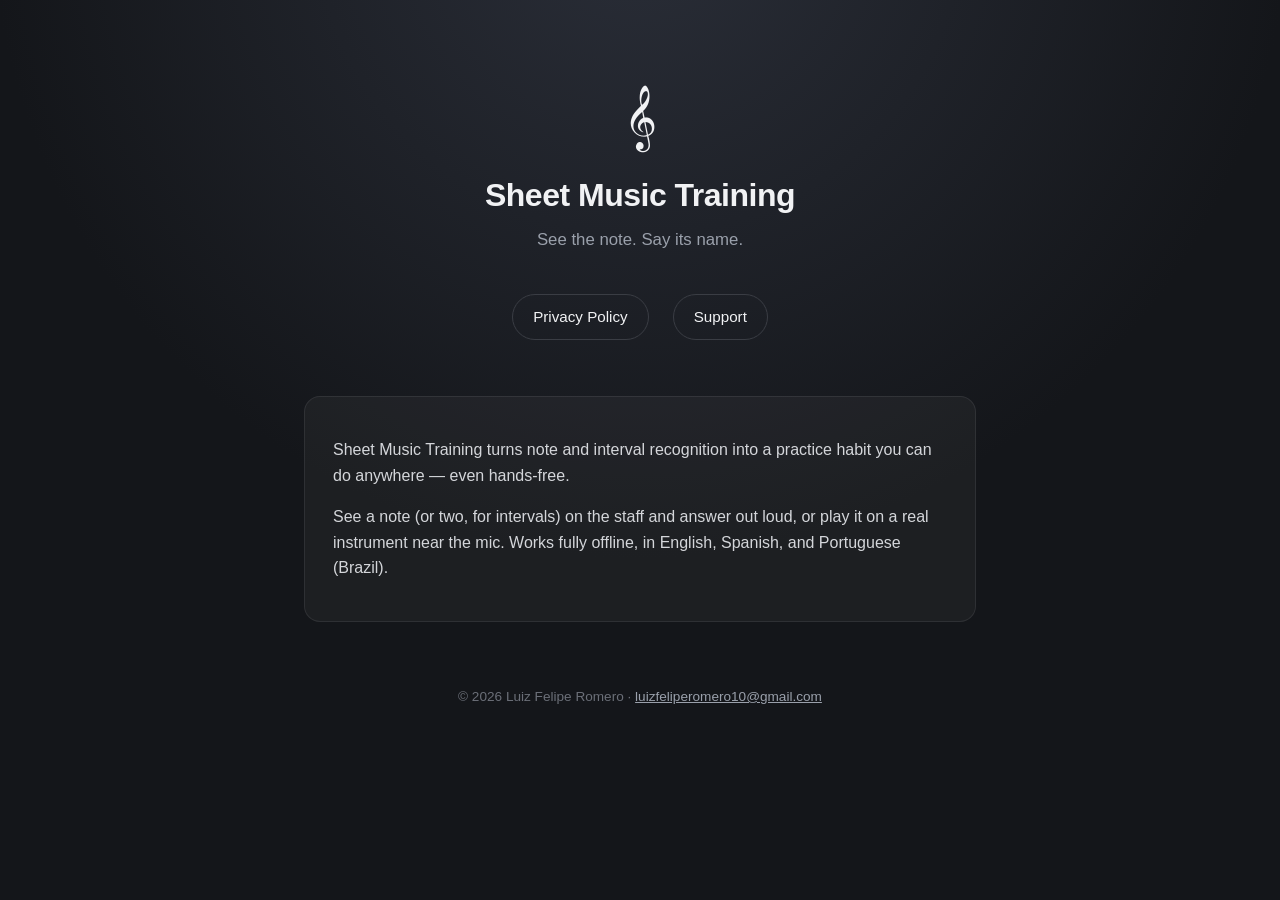
<file: index.html>
<!doctype html>
<html lang="en">
<head>
<meta charset="utf-8">
<meta name="viewport" content="width=device-width, initial-scale=1">
<title>Sheet Music Training</title>
<link rel="stylesheet" href="style.css">
</head>
<body>
  <div class="wrap">
    <div class="icon">&#119070;</div>
    <h1>Sheet Music Training</h1>
    <p class="tagline">See the note. Say its name.</p>

    <nav class="links">
      <a href="privacy.html">Privacy Policy</a>
      <a href="support.html">Support</a>
    </nav>

    <div class="card">
      <p>Sheet Music Training turns note and interval recognition into a practice habit you can do anywhere — even hands-free.</p>
      <p>See a note (or two, for intervals) on the staff and answer out loud, or play it on a real instrument near the mic. Works fully offline, in English, Spanish, and Portuguese (Brazil).</p>
    </div>

    <footer>
      &copy; 2026 Luiz Felipe Romero &middot; <a href="mailto:luizfeliperomero10@gmail.com">luizfeliperomero10@gmail.com</a>
    </footer>
  </div>
</body>
</html>
</file>
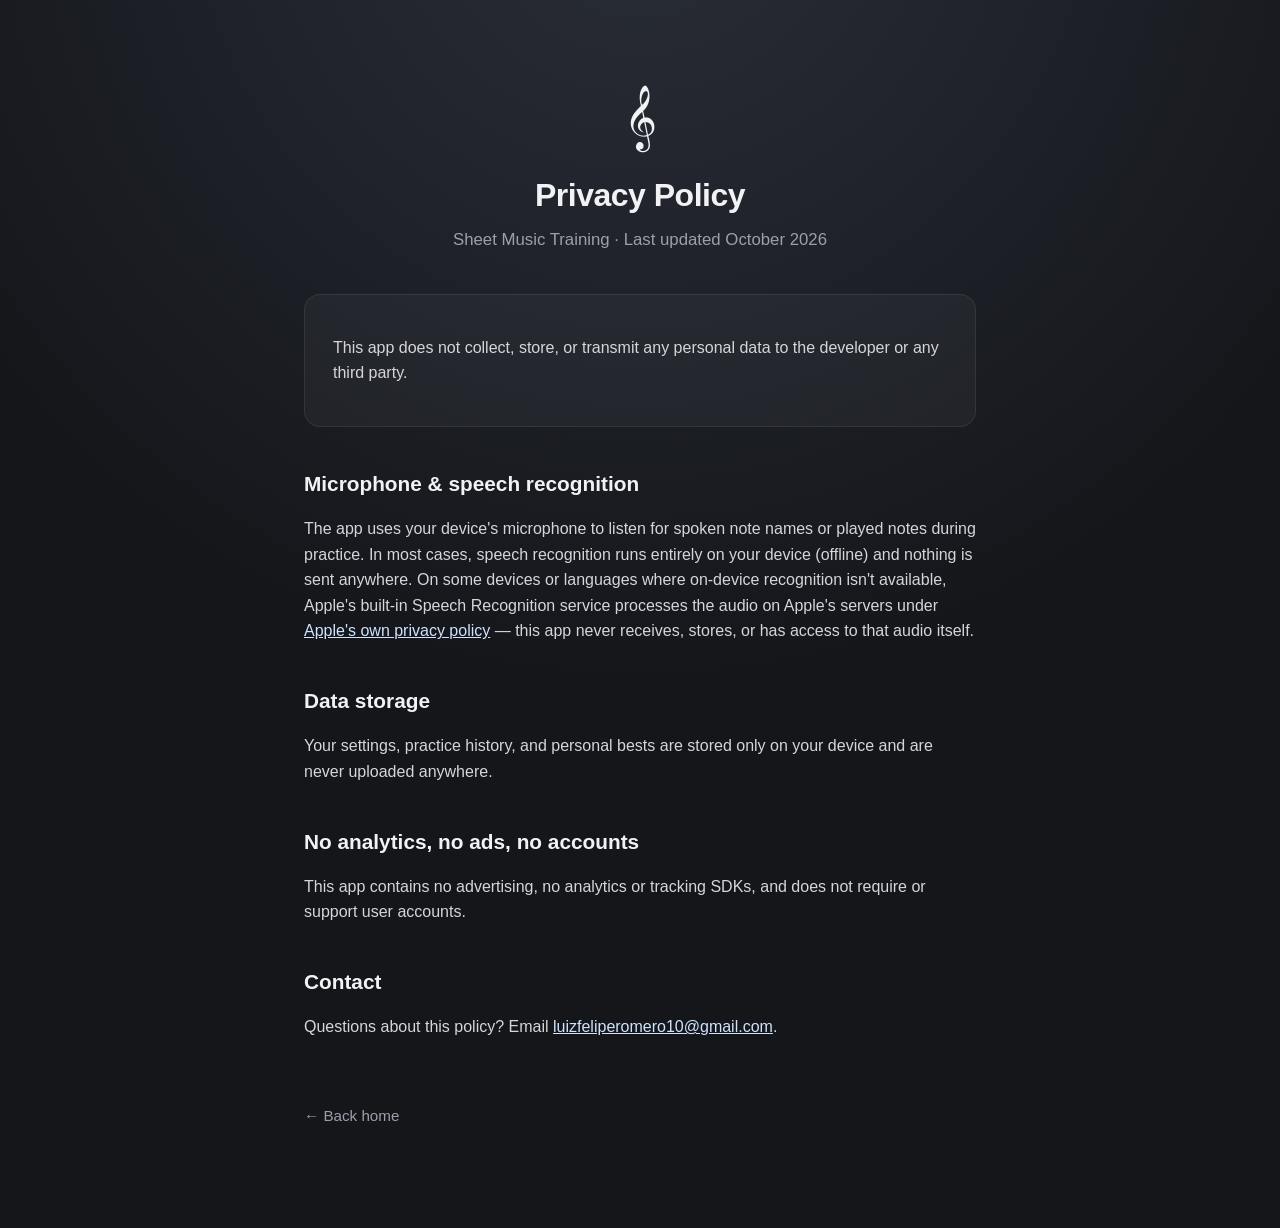
<file: privacy.html>
<!doctype html>
<html lang="en">
<head>
<meta charset="utf-8">
<meta name="viewport" content="width=device-width, initial-scale=1">
<title>Privacy Policy — Sheet Music Training</title>
<link rel="stylesheet" href="style.css">
</head>
<body>
  <div class="wrap">
    <div class="icon">&#119070;</div>
    <h1>Privacy Policy</h1>
    <p class="tagline">Sheet Music Training &middot; Last updated October 2026</p>

    <div class="card">
      <p>This app does not collect, store, or transmit any personal data to the developer or any third party.</p>
    </div>

    <h2>Microphone &amp; speech recognition</h2>
    <p>The app uses your device's microphone to listen for spoken note names or played notes during practice. In most cases, speech recognition runs entirely on your device (offline) and nothing is sent anywhere. On some devices or languages where on-device recognition isn't available, Apple's built-in Speech Recognition service processes the audio on Apple's servers under <a href="https://www.apple.com/legal/privacy/">Apple's own privacy policy</a> — this app never receives, stores, or has access to that audio itself.</p>

    <h2>Data storage</h2>
    <p>Your settings, practice history, and personal bests are stored only on your device and are never uploaded anywhere.</p>

    <h2>No analytics, no ads, no accounts</h2>
    <p>This app contains no advertising, no analytics or tracking SDKs, and does not require or support user accounts.</p>

    <h2>Contact</h2>
    <p>Questions about this policy? Email <a href="mailto:luizfeliperomero10@gmail.com">luizfeliperomero10@gmail.com</a>.</p>

    <a class="back" href="index.html">&larr; Back home</a>
  </div>
</body>
</html>
</file>
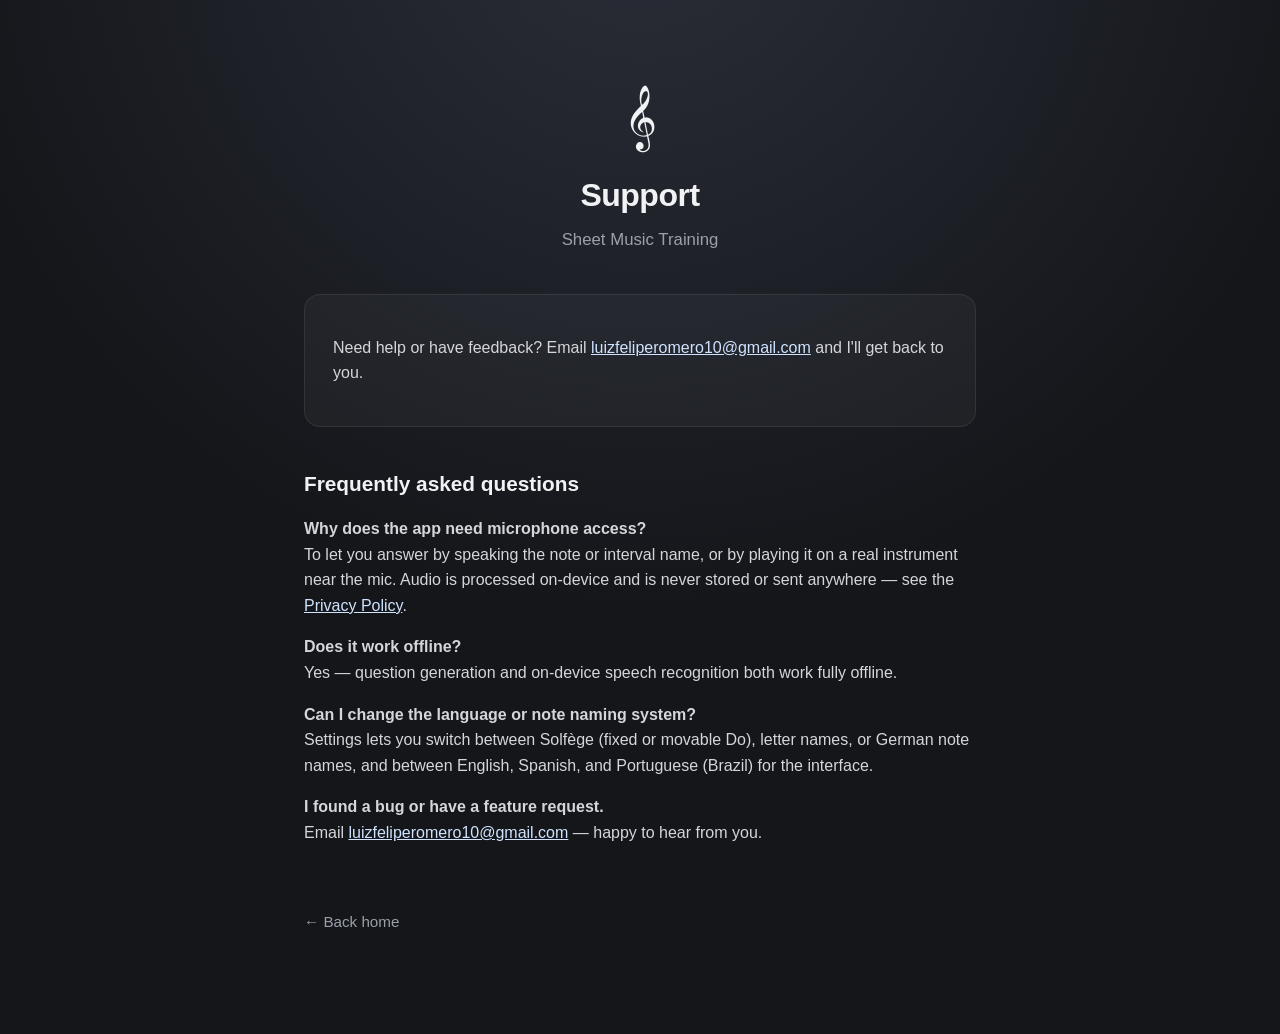
<file: support.html>
<!doctype html>
<html lang="en">
<head>
<meta charset="utf-8">
<meta name="viewport" content="width=device-width, initial-scale=1">
<title>Support — Sheet Music Training</title>
<link rel="stylesheet" href="style.css">
</head>
<body>
  <div class="wrap">
    <div class="icon">&#119070;</div>
    <h1>Support</h1>
    <p class="tagline">Sheet Music Training</p>

    <div class="card">
      <p>Need help or have feedback? Email <a href="mailto:luizfeliperomero10@gmail.com">luizfeliperomero10@gmail.com</a> and I'll get back to you.</p>
    </div>

    <h2>Frequently asked questions</h2>

    <p><strong>Why does the app need microphone access?</strong><br>
    To let you answer by speaking the note or interval name, or by playing it on a real instrument near the mic. Audio is processed on-device and is never stored or sent anywhere — see the <a href="privacy.html">Privacy Policy</a>.</p>

    <p><strong>Does it work offline?</strong><br>
    Yes — question generation and on-device speech recognition both work fully offline.</p>

    <p><strong>Can I change the language or note naming system?</strong><br>
    Settings lets you switch between Solfège (fixed or movable Do), letter names, or German note names, and between English, Spanish, and Portuguese (Brazil) for the interface.</p>

    <p><strong>I found a bug or have a feature request.</strong><br>
    Email <a href="mailto:luizfeliperomero10@gmail.com">luizfeliperomero10@gmail.com</a> — happy to hear from you.</p>

    <a class="back" href="index.html">&larr; Back home</a>
  </div>
</body>
</html>
</file>
<file: style.css>
:root {
  color-scheme: dark;
}

* { box-sizing: border-box; }

body {
  margin: 0;
  font-family: -apple-system, "SF Pro Text", "Helvetica Neue", Arial, sans-serif;
  background:
    radial-gradient(circle at 50% -10%, #2a2e38 0%, #14161a 55%),
    #14161a;
  color: #f1f2f4;
  min-height: 100vh;
  line-height: 1.6;
}

.wrap {
  max-width: 720px;
  margin: 0 auto;
  padding: 72px 24px 100px;
}

.icon {
  font-size: 56px;
  text-align: center;
  margin-bottom: 8px;
}

h1 {
  text-align: center;
  font-size: 2rem;
  font-weight: 800;
  letter-spacing: -0.5px;
  margin: 0 0 6px;
}

.tagline {
  text-align: center;
  color: #9aa0ab;
  margin: 0 0 40px;
  font-size: 1.05rem;
}

nav.links {
  display: flex;
  justify-content: center;
  gap: 24px;
  margin-bottom: 56px;
}

nav.links a {
  color: #f1f2f4;
  text-decoration: none;
  border: 1px solid #3a3d44;
  padding: 10px 20px;
  border-radius: 999px;
  font-size: 0.95rem;
}

nav.links a:hover { border-color: #6b6f78; }

h2 {
  font-size: 1.3rem;
  font-weight: 700;
  margin: 40px 0 12px;
}

p, li { color: #d4d6da; font-size: 1rem; }

.muted { color: #9aa0ab; }

a { color: #cfe3ff; }

.card {
  background: rgba(255,255,255,0.04);
  border: 1px solid rgba(255,255,255,0.08);
  border-radius: 16px;
  padding: 24px 28px;
  margin-bottom: 20px;
}

footer {
  text-align: center;
  margin-top: 64px;
  color: #6b6f78;
  font-size: 0.85rem;
}

footer a { color: #9aa0ab; }

.back {
  display: inline-block;
  margin-top: 48px;
  color: #9aa0ab;
  text-decoration: none;
  font-size: 0.95rem;
}
.back:hover { color: #f1f2f4; }
</file>
